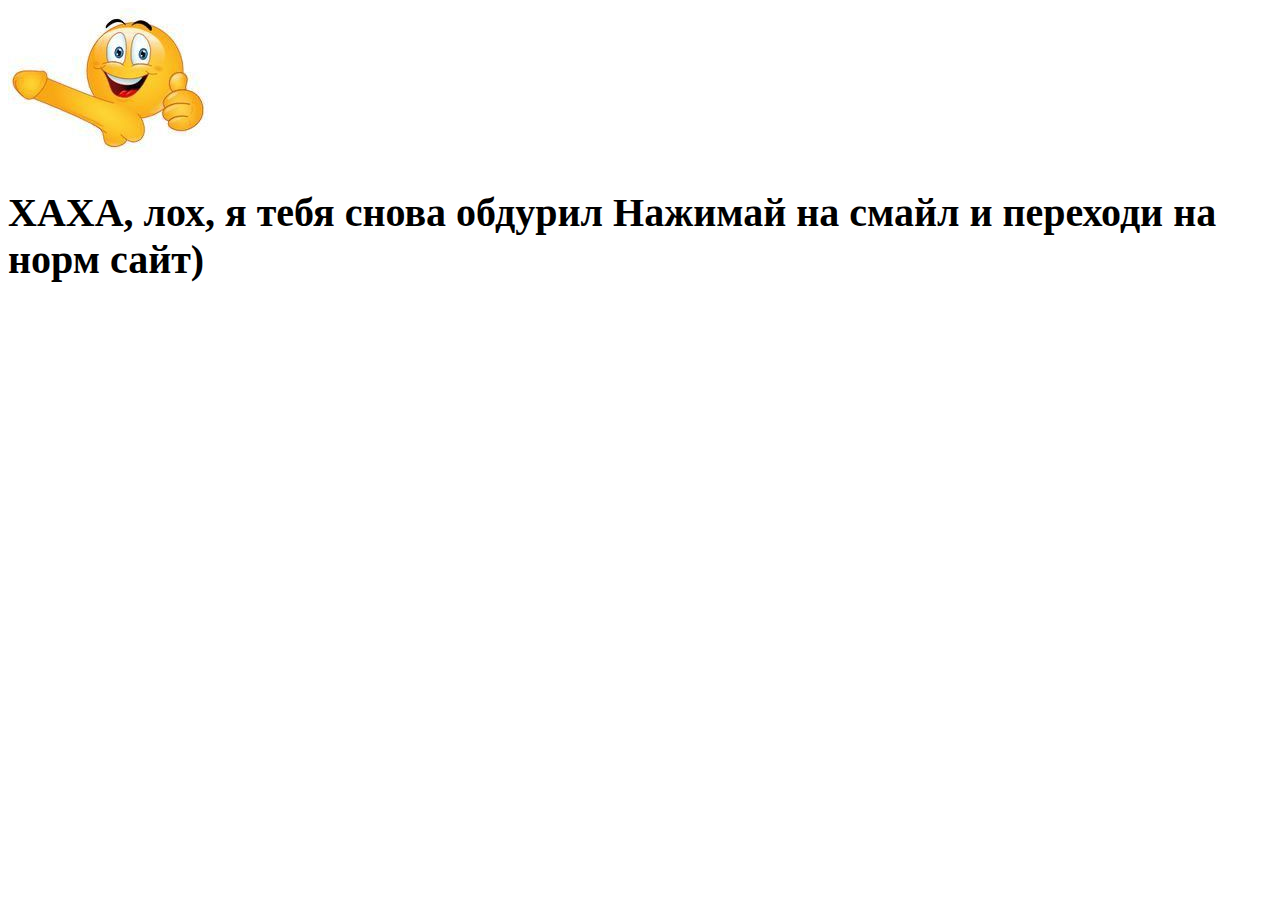
<file: index.html>
<!DOCTYPE html>
<html lang="en">

<head>
	<meta charset="UTF-8">
	<meta name="viewport" content="width=device-width, initial-scale=1.0">
	<title>ХАХА</title>
	<style>
		h1 {
			font-size: 40px;

		}
	</style>
</head>

<body>
	<a href="pages/index.html"><img src="xyz.jpg" alt=""></a>

	<h1>ХАХА, лох, я тебя снова обдурил
		Нажимай на смайл и переходи на норм сайт)</h1>
</body>

</html>
</file>
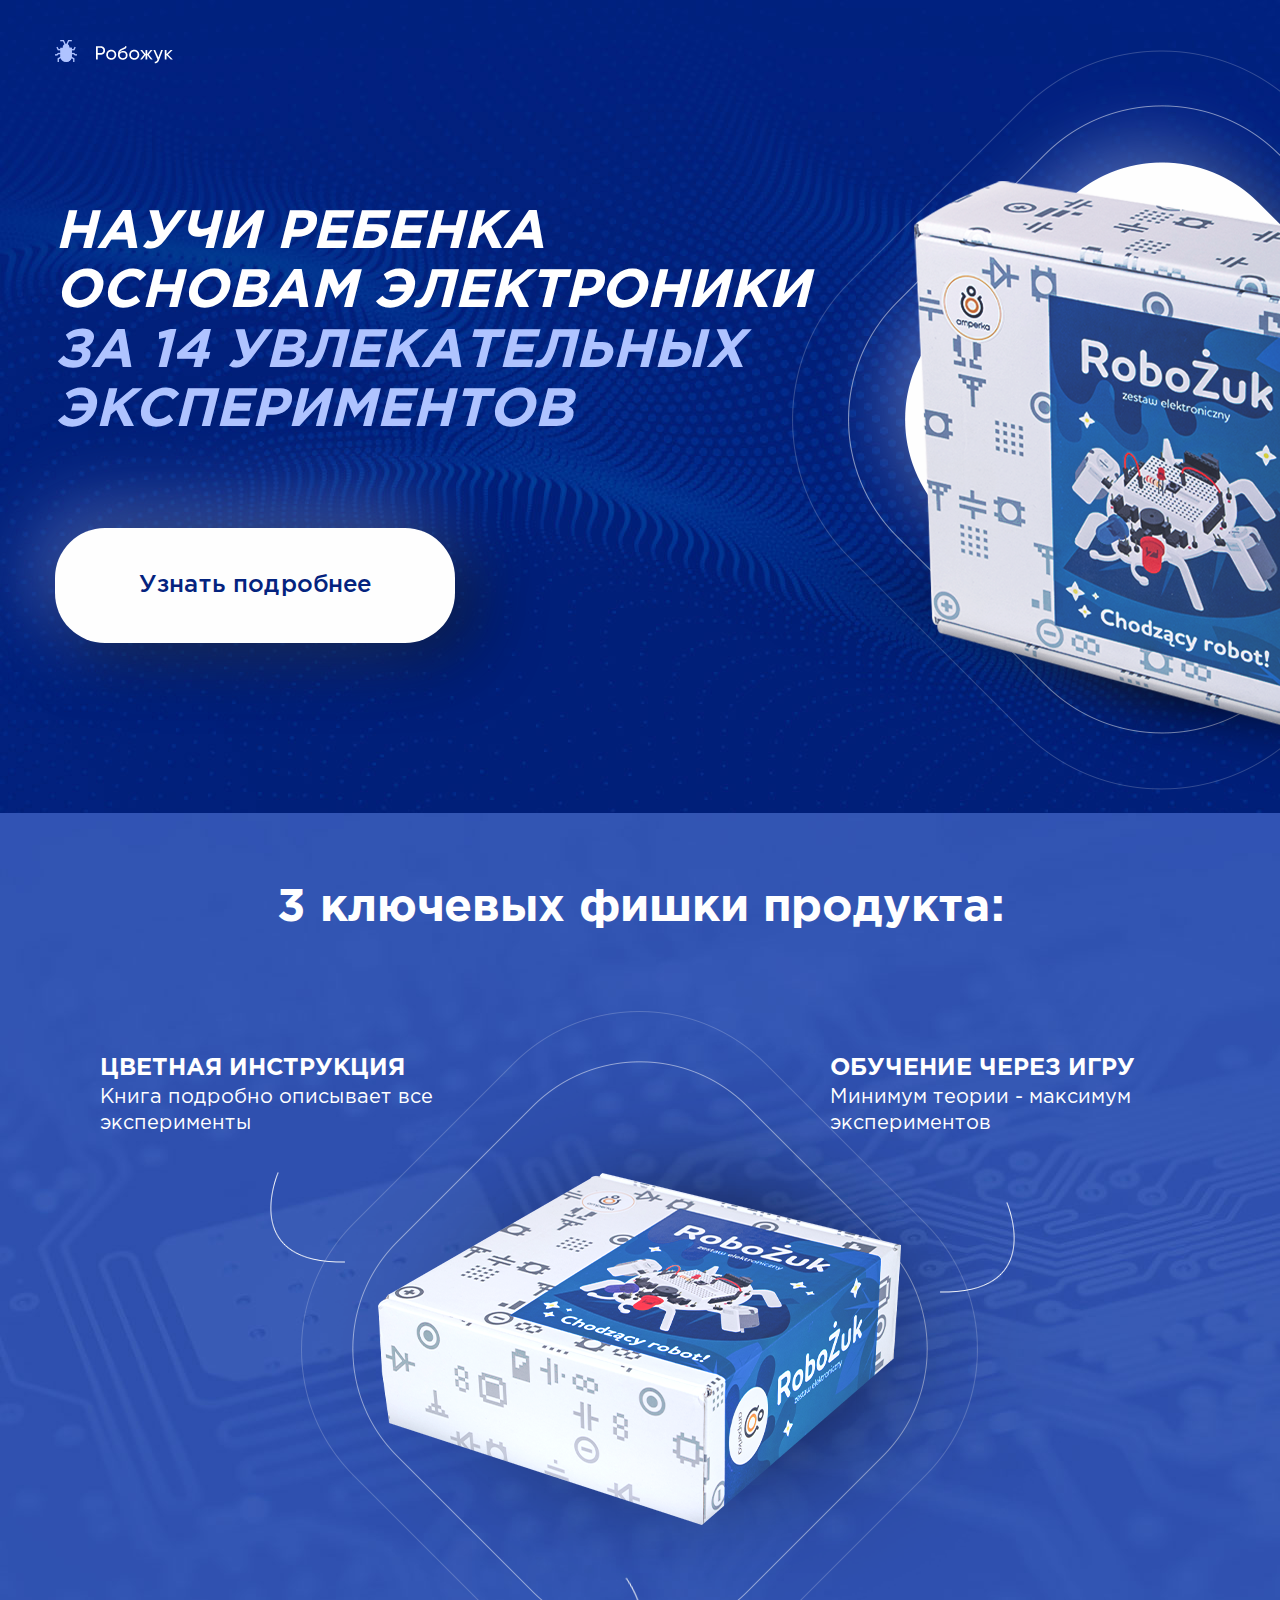
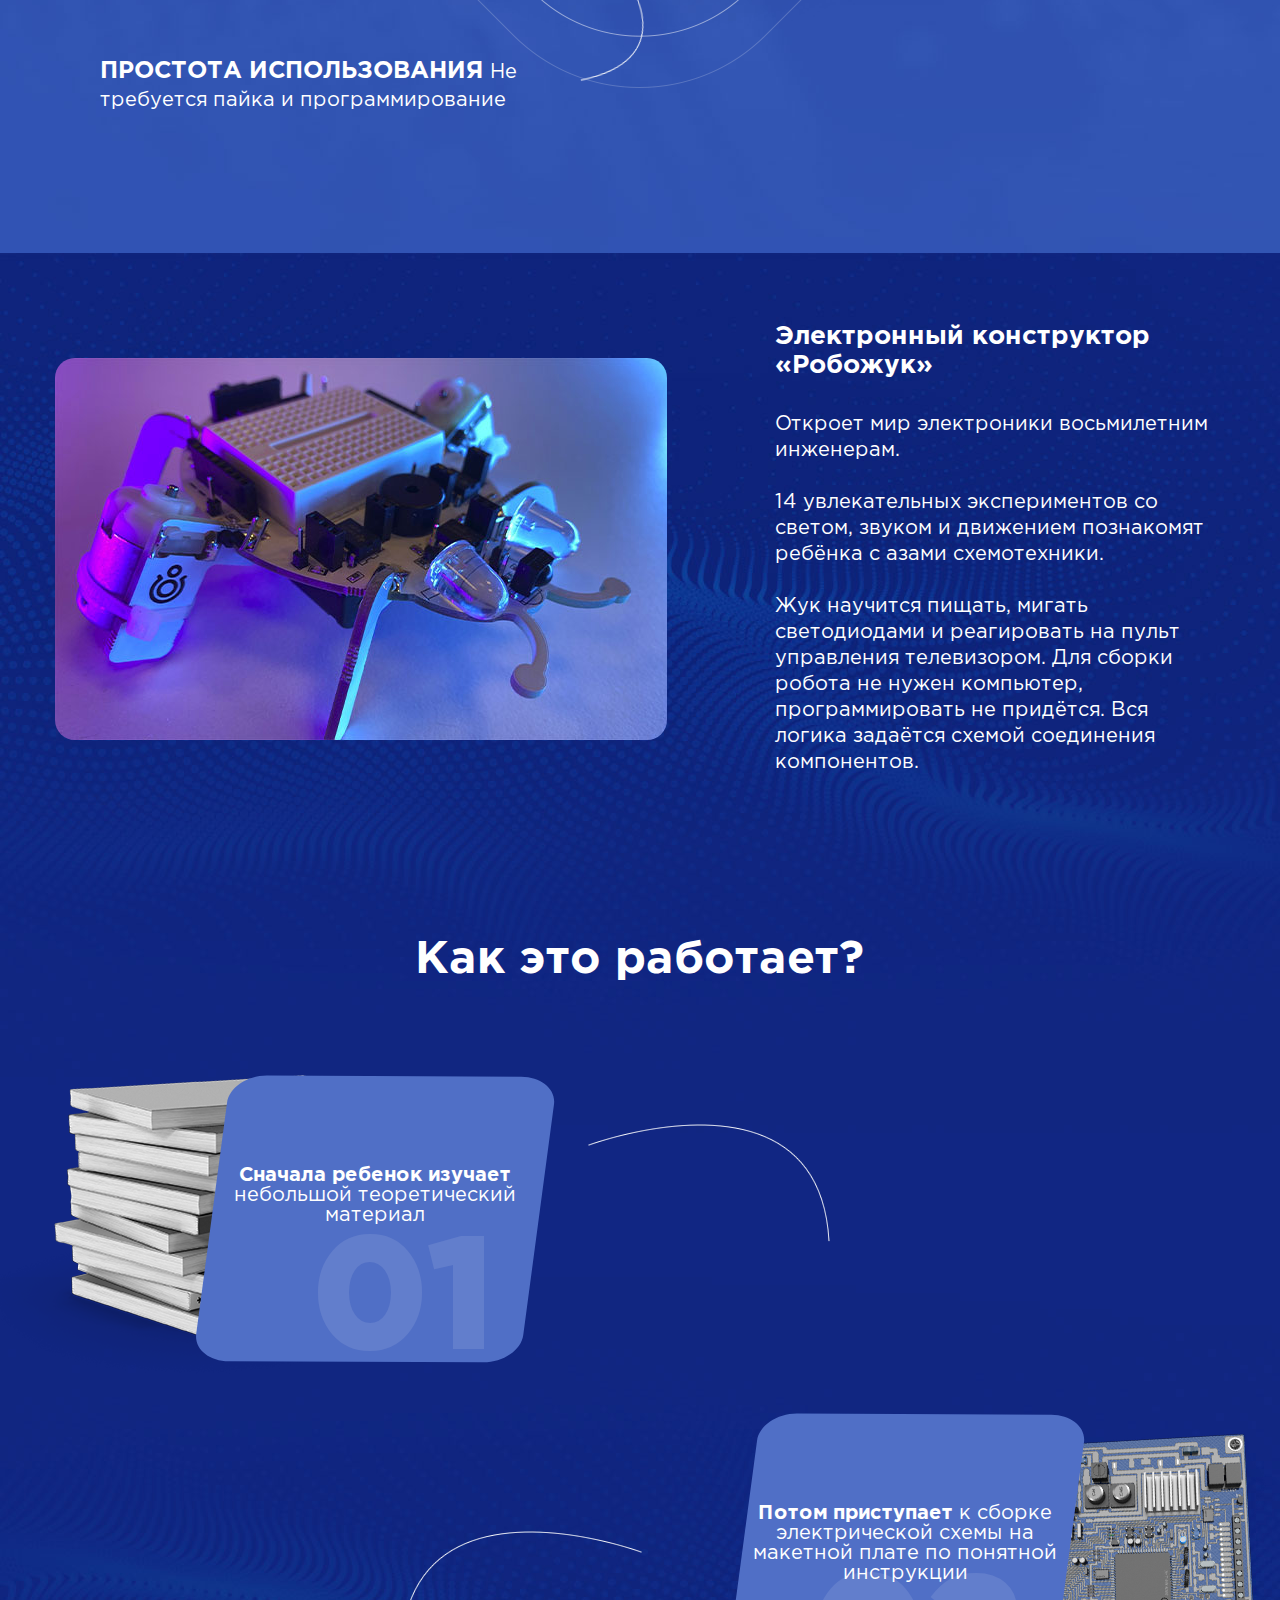
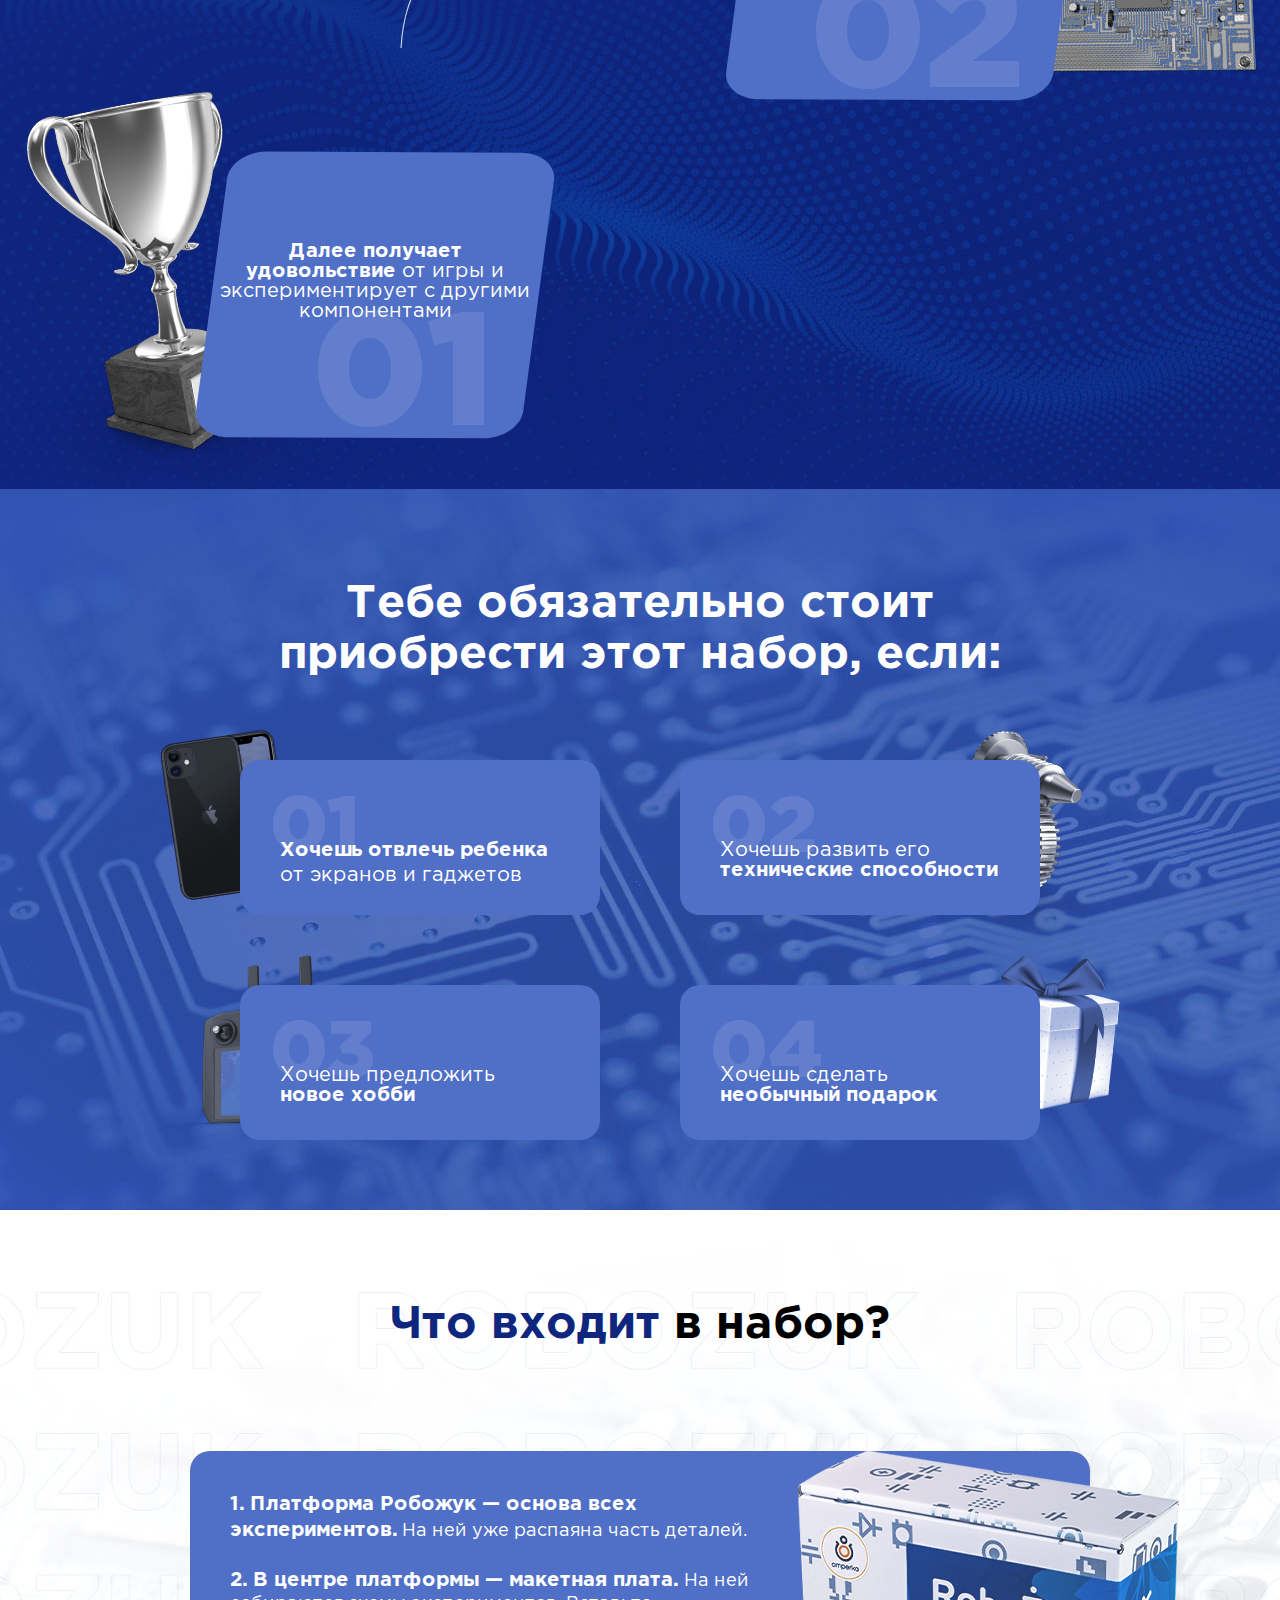
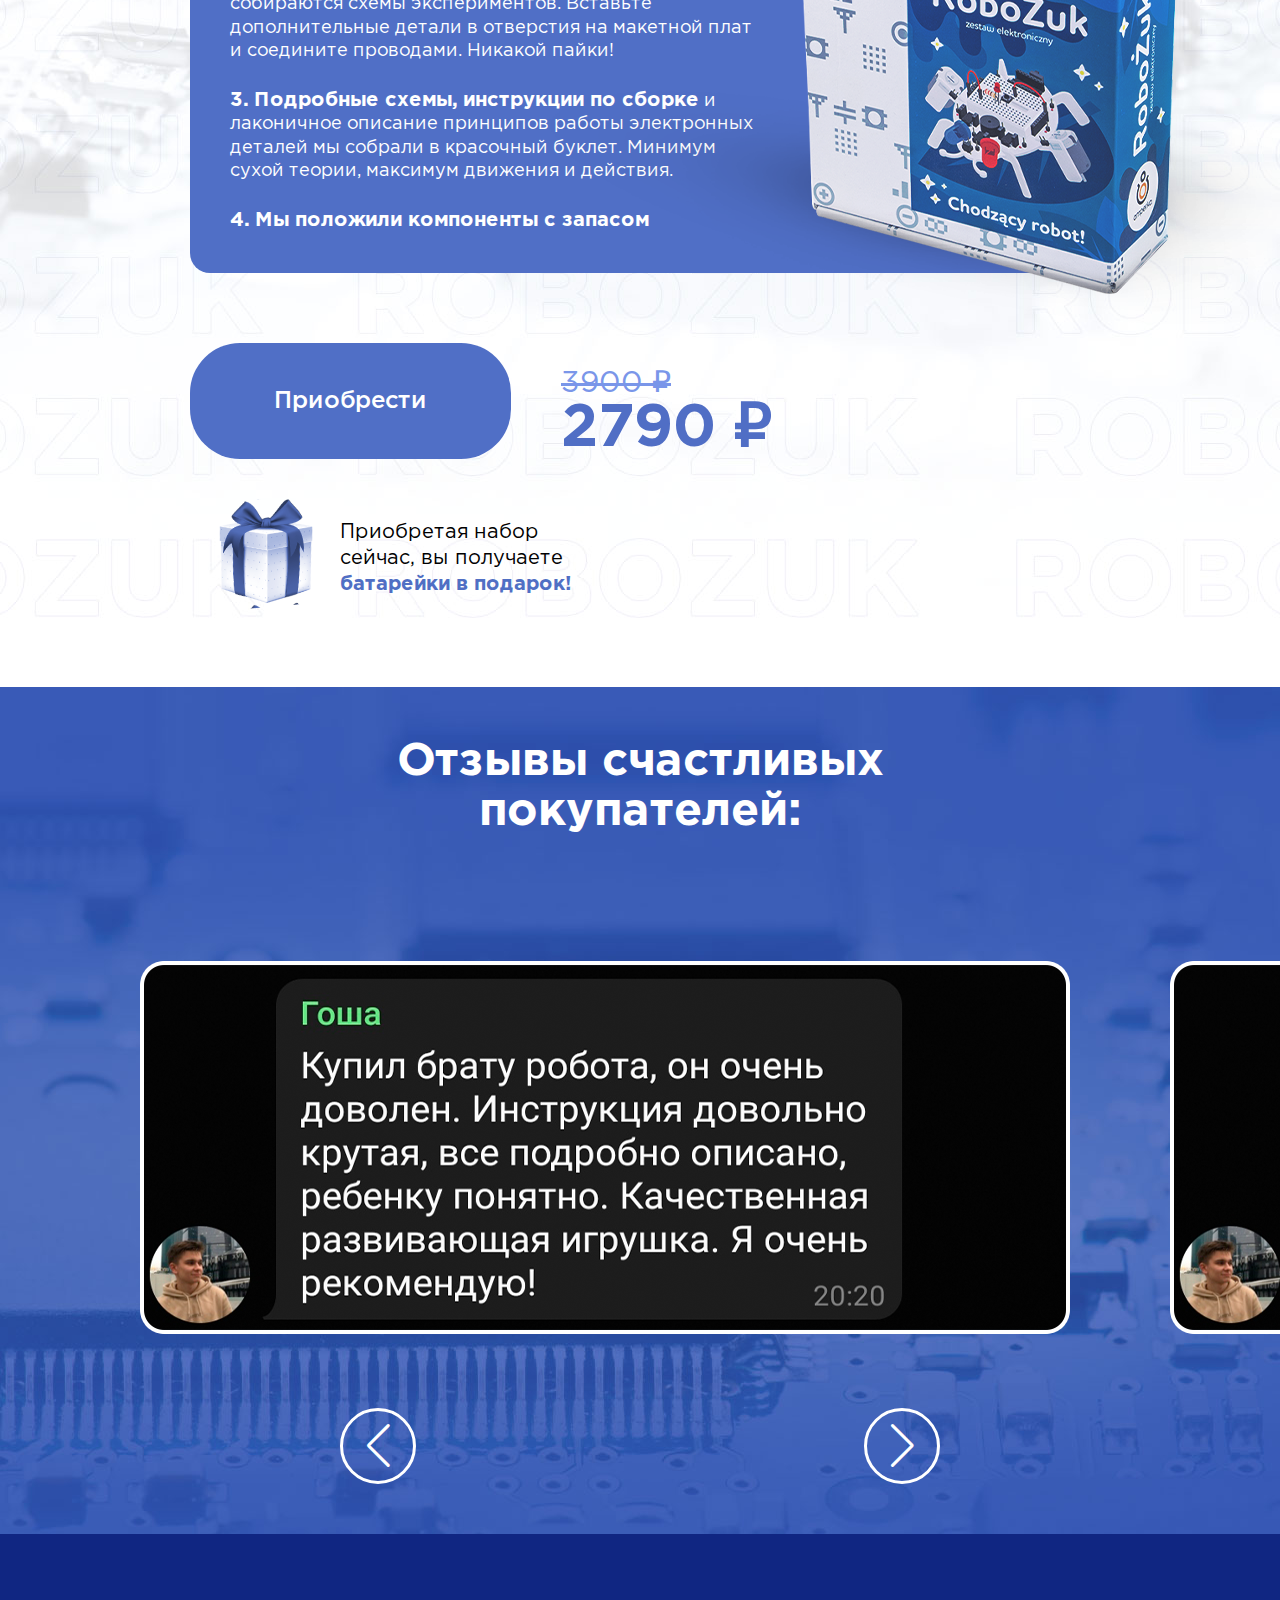
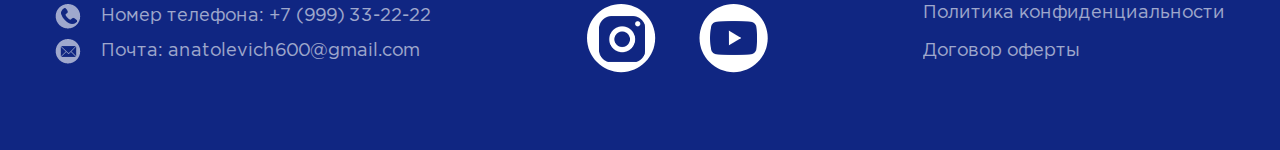
<file: pages/index.html>
<!DOCTYPE html><html lang="ru"><head>    <title>Робожук</title>    <meta charset="UTF-8">    <meta name="format-detection" content="telephone=no">    <link rel="stylesheet" href="https://unpkg.com/swiper/swiper-bundle.min.css">    <link rel="stylesheet" href="css/style.min.css?ver=8">    <!-- <meta name="robots" content="noindex, nofollow"> -->    <!-- <meta name="viewport" content="width=device-width, initial-scale=1.0, maximum-scale=1.0, user-scalable=0"> -->    <meta name="viewport" content="width=device-width, initial-scale=1.0"></head><body>    <div class="wrapper">        <header class="header">	<div class="header__container _container">		<div class="header__logo">			<picture><source srcset="img/header/logo.webp" type="image/webp"><img src="img/header/logo.png" alt=""></picture>		</div>		<div class="header__inner">			<h1 class="header__title title">				Научи ребенка				основам электроники				<span>за 14 увлекательных					экспериментов</span>			</h1>			<div class="header__img dop">				<picture><source srcset="img/header/box.webp" type="image/webp"><img src="img/header/box.png" alt=""></picture>			</div>			<div class="header__btn">				<a href="" class="btn">Узнать подробнее</a>			</div>			<div class="header__bg bg">				<picture><source srcset="img/header/bg.webp" type="image/webp"><img src="img/header/bg.jpg" alt=""></picture>			</div>		</div>	</div></header>        <main class="page">            <section class="about">                <div class="about__container _container">                    <h2 class="about__title title">                        3 ключевых фишки продукта:                    </h2>                    <div class="about__inner">                        <div class="about__inner-box">                            <picture><source srcset="img/about/box.webp" type="image/webp"><img src="img/about/box.png" alt=""></picture>                        </div>                        <div class="about__inner-item about__inner-item-1">                            <span>Цветная инструкция</span>                            Книга подробно описывает                            все эксперименты                            <div class="about__inner-img about__inner-img-1">                                <picture><source srcset="img/about/1.webp" type="image/webp"><img src="img/about/1.png" alt=""></picture>                            </div>                        </div>                        <div class="about__inner-item about__inner-item-2">                            <span>Обучение через игру</span>                            Минимум теории - максимум                            экспериментов                            <div class="about__inner-img about__inner-img-2">                                <picture><source srcset="img/about/2.webp" type="image/webp"><img src="img/about/2.png" alt=""></picture>                            </div>                        </div>                        <div class="about__inner-item about__inner-item-3">                            <span> Простота использования                            </span>                            Не требуется пайка и программирование                            <div class="about__inner-img about__inner-img-3">                                <picture><source srcset="img/about/3.webp" type="image/webp"><img src="img/about/3.png" alt=""></picture>                            </div>                        </div>                    </div>                </div>                <div class="about__bg bg">                    <picture><source srcset="img/about/bg.webp" type="image/webp"><img src="img/about/bg.jpg" alt=""></picture>                </div>            </section>            <section class="program">                <div class="program__container _container">                    <div class="program__inner">                        <picture><source srcset="img/program/slider-1.webp" type="image/webp"><img class="program__inner-img" src="img/program/slider-1.jpg" alt=""></picture>                        <div class="program__text">                            <h2 class="program__text-title title">                                Электронный конструктор                                «Робожук»                            </h2>                            Откроет мир электроники восьмилетним                            инженерам.                            <br>                            <br>                            <span>14 увлекательных экспериментов</span> со светом,                            звуком и движением познакомят ребёнка                            с азами схемотехники.                            <br>                            <br>                            Жук научится пищать, мигать светодиодами                            и реагировать на пульт управления телевизором.                            Для сборки робота не нужен компьютер,                            программировать не придётся. Вся логика                            задаётся схемой соединения компонентов.                        </div>                    </div>                    <div class="program__title title">                        Как это работает?                    </div>                    <div class="program__wrap wrap-program">                        <div class="wrap-program__item wrap-program__item-1">                            <div class="wrap-program__item-inner">                                <span>Сначала ребенок                                    изучает</span> небольшой                                теоретический                                материал                                <div class="wrap-program__num">                                    01                                </div>                            </div>                            <div class="wrap-program__item-img wrap-program__item-img-1">                                <picture><source srcset="img/program/1.webp" type="image/webp"><img src="img/program/1.png" alt=""></picture>                            </div>                        </div>                        <div class="wrap-program__item wrap-program__item-2">                            <div class="wrap-program__item-inner">                                <span>Потом приступает</span>                                к сборке электрической                                схемы на макетной плате                                по понятной инструкции                                <div class="wrap-program__num">                                    02                                </div>                            </div>                            <div class="wrap-program__item-img wrap-program__item-img-2">                                <picture><source srcset="img/program/2.webp" type="image/webp"><img src="img/program/2.png" alt=""></picture>                            </div>                        </div>                        <div class="wrap-program__item wrap-program__item-3">                            <div class="wrap-program__item-inner">                                <span>Далее получает                                    удовольствие</span> от игры                                и экспериментирует                                с другими компонентами                                <div class="wrap-program__num">                                    01                                </div>                            </div>                            <div class="wrap-program__item-img wrap-program__item-img-3">                                <picture><source srcset="img/program/3.webp" type="image/webp"><img src="img/program/3.png" alt=""></picture>                            </div>                        </div>                        <div class="wrap-program__dop wrap-program__dop-1">                            <picture><source srcset="img/program/line-1.webp" type="image/webp"><img src="img/program/line-1.png" alt=""></picture>                        </div>                        <div class="wrap-program__dop wrap-program__dop-2">                            <picture><source srcset="img/program/line-2.webp" type="image/webp"><img src="img/program/line-2.png" alt=""></picture>                        </div>                    </div>                    <div class="program__bg bg">                        <picture><source srcset="img/program/bg.webp" type="image/webp"><img src="img/program/bg.jpg" alt=""></picture>                    </div>                </div>            </section>            <section class="cases">                <div class="cases__container _container">                    <h2 class="cases__title title">                        Тебе обязательно стоит <br>                        приобрести этот набор, если:                    </h2>                    <div class="cases__inner">                        <div class="cases__inner-item cases__inner-item-1">                            <span>Хочешь отвлечь ребенка</span>                            от экранов и гаджетов                            <div class="cases__inner-num">                                01                            </div>                            <div class="cases__inner-img cases__inner-img-1">                                <picture><source srcset="img/cases/1.webp" type="image/webp"><img src="img/cases/1.png" alt=""></picture>                            </div>                        </div>                        <div class="cases__inner-item cases__inner-item-2">                            Хочешь развить его                            <span>технические способности</span>                            <div class="cases__inner-num">                                02                            </div>                            <div class="cases__inner-img cases__inner-img-2">                                <picture><source srcset="img/cases/2.webp" type="image/webp"><img src="img/cases/2.png" alt=""></picture>                            </div>                        </div>                        <div class="cases__inner-item cases__inner-item-3">                            Хочешь предложить                            <span>новое хобби</span>                            <div class="cases__inner-num">                                03                            </div>                            <div class="cases__inner-img cases__inner-img-3">                                <picture><source srcset="img/cases/3.webp" type="image/webp"><img src="img/cases/3.png" alt=""></picture>                            </div>                        </div>                        <div class="cases__inner-item cases__inner-item-4">                            Хочешь сделать                            <span>необычный подарок</span>                            <div class="cases__inner-num">                                04                            </div>                            <div class="cases__inner-img cases__inner-img-4">                                <picture><source srcset="img/cases/4.webp" type="image/webp"><img src="img/cases/4.png" alt=""></picture>                            </div>                        </div>                    </div>                </div>                <div class="cases__bg bg">                    <picture><source srcset="img/cases/bg.webp" type="image/webp"><img src="img/cases/bg.jpg" alt=""></picture>                </div>            </section>            <section class="inside">                <div class="inside__container _container">                    <h2 class="inside__title title">                        <span>Что входит</span> в набор?                    </h2>                    <div class="inside__inner">                        <span>1. Платформа Робожук — основа всех                            экспериментов.</span> На ней уже распаяна                        часть деталей.                        <br>                        <br>                        <span>2. В центре платформы — макетная плата. </span>                        На ней собираются схемы экспериментов. Вставьте                        дополнительные детали в отверстия на макетной                        плат и соедините проводами. Никакой пайки!                        <br>                        <br>                        <span>3. Подробные схемы, инструкции по сборке</span>                        и лаконичное описание принципов работы электронных                        деталей мы собрали в красочный буклет. Минимум                        сухой теории, максимум движения и действия.                        <br>                        <br>                        <span>4. Мы положили компоненты с запасом</span>                        <div class="inside__inner-img">                            <picture><source srcset="img/inside/box.webp" type="image/webp"><img src="img/inside/box.png" alt=""></picture>                        </div>                    </div>                    <div class="inside__inner-wrap">                        <div class="inside__inner-btn">                            <a href="" class="btn">Приобрести</a>                        </div>                        <div class="inside__inner-price">                            2790 ₽                            <span>3900 ₽</span>                        </div>                    </div>                    <div class="inside__inner-prise">                        Приобретая набор сейчас,                        вы получаете <span>батарейки                            в подарок!</span>                    </div>                </div>                <div class="inside__bg bg">                    <picture><source srcset="img/inside/bg.webp" type="image/webp"><img src="img/inside/bg.jpg" alt=""></picture>                </div>            </section>            <section class="rev">                <div class="rev__container _container">                    <h2 class="rev__title title">                        Отзывы счастливых <br>                        покупателей:                    </h2>                    <div class="slider-inner slider-rev">                        <!-- Слайдер -->                        <div class="slider-inner__wrapper swiper-wrapper">                            <div class="slider-inner__slide swiper-slide">                                <div class="slider__img">                                    <picture><source srcset="img/rev/1.webp" type="image/webp"><img src="img/rev/1.png" alt=""></picture>                                </div>                            </div>                            <div class="slider-inner__slide swiper-slide">                                <div class="slider__img">                                    <picture><source srcset="img/rev/1.webp" type="image/webp"><img src="img/rev/1.png" alt=""></picture>                                </div>                            </div>                            <div class="slider-inner__slide swiper-slide">                                <div class="slider__img">                                    <picture><source srcset="img/rev/1.webp" type="image/webp"><img src="img/rev/1.png" alt=""></picture>                                </div>                            </div>                        </div>                        <!-- Добавляем если нам нужны стрелки управления -->                        <div class="swiper-button swiper-button-prev">                        </div>                        <div class="swiper-button swiper-button-next">                        </div>                    </div>                </div>                <div class="rev__bg bg">                    <picture><source srcset="img/rev/bg.webp" type="image/webp"><img src="img/rev/bg.jpg" alt=""></picture>                </div>            </section>        </main>        <footer class="footer">	<div class="footer__container _container">		<div class="footer__text">			<div class="footer__text-item">				<picture><source srcset="img/footer/phone.webp" type="image/webp"><img src="img/footer/phone.png" alt=""></picture>				Номер телефона: +7 (999) 33-22-22			</div>			<div class="footer__text-item">				<picture><source srcset="img/footer/mail.webp" type="image/webp"><img src="img/footer/mail.png" alt=""></picture>				Почта: anatolevich600@gmail.com			</div>		</div>		<div class="footer__img">			<a href="https://www.instagram.com/amperkaru/" target="_blank">				<picture><source srcset="img/footer/footer-in.webp" type="image/webp"><img src="img/footer/footer-in.png" alt=""></picture></a>			<a href="https://www.youtube.com/user/AmperkaRu" target="_blank">				<picture><source srcset="img/footer/footer-ut.webp" type="image/webp"><img src="img/footer/footer-ut.png" alt=""></picture></a>		</div>		<div class="footer__dop">			<a href="" class="footer__dop-item">				Политика конфиденциальности			</a>			<a href="" class="footer__dop-item">				Договор оферты			</a>		</div>	</div></footer>    </div>    <!-- <script src="https://code.jquery.com/jquery-3.3.1.min.js"></script> --><script src="https://unpkg.com/swiper/swiper-bundle.min.js"></script><script src="https://s3-us-west-2.amazonaws.com/s.cdpn.io/16327/gsap-latest-beta.min.js"></script><script src="https://s3-us-west-2.amazonaws.com/s.cdpn.io/16327/ScrollTrigger.min.js"></script><script src="js/vendors.min.js"></script><script src="js/app.min.js?ver=2"></script></body></html>
</file>
<file: pages/css/style.min.css>
@font-face{font-family:GothamPro;font-display:swap;src:url(../fonts/GothamPro-Black.woff) format("woff"),url(../fonts/GothamPro-Black.woff2) format("woff2");font-weight:900;font-style:normal}@font-face{font-family:GothamPro;font-display:swap;src:url(../fonts/GothamPro.woff) format("woff"),url(../fonts/GothamPro.woff2) format("woff2");font-weight:400;font-style:normal}@font-face{font-family:GothamPro;font-display:swap;src:url(../fonts/GothamPro-Bold.woff) format("woff"),url(../fonts/GothamPro-Bold.woff2) format("woff2");font-weight:700;font-style:normal}@font-face{font-family:GothamPro;font-display:swap;src:url(../fonts/GothamPro-Medium.woff) format("woff"),url(../fonts/GothamPro-Medium.woff2) format("woff2");font-weight:500;font-style:normal}*{padding:0;margin:0;border:0}*,:after,:before{-webkit-box-sizing:border-box;box-sizing:border-box}:active,:focus{outline:0}a:active,a:focus{outline:0}aside,footer,header,nav,section{display:block}body,html{height:100%;min-width:320px}body{line-height:1;font-family:GothamPro;-ms-text-size-adjust:100%;-moz-text-size-adjust:100%;-webkit-text-size-adjust:100%}button,input,textarea{font-family:GothamPro}input::-ms-clear{display:none}button{cursor:pointer}button::-moz-focus-inner{padding:0;border:0}a,a:visited{text-decoration:none}a:hover{text-decoration:none}ul li{list-style:none}img{vertical-align:top}h1,h2,h3,h4,h5,h6{font-weight:inherit;font-size:inherit}::-moz-selection{background:rgba(16,38,130,.6)!important;color:rgba(255,255,255,.9)!important}::selection{background:rgba(16,38,130,.6)!important;color:rgba(255,255,255,.9)!important}html{font-size:10px}body{color:#fff;background-color:#fff}body._lock{overflow:hidden}section{position:relative}.wrapper{width:100%;min-height:100%;overflow:hidden;display:-webkit-box;display:-ms-flexbox;display:flex;-webkit-box-orient:vertical;-webkit-box-direction:normal;-ms-flex-direction:column;flex-direction:column}._container{max-width:1170px;margin:0 auto}.title{position:relative;font-weight:700;color:#fff;font-size:4.6rem;z-index:20;line-height:1.1}.title span{color:#afc3ff}.bg{position:absolute;width:1920px;top:0;left:50%;-webkit-transform:translate(-50%,0);-ms-transform:translate(-50%,0);transform:translate(-50%,0);z-index:-10}.bg img{-o-object-fit:contain;object-fit:contain}.btn{display:-webkit-inline-box;display:-ms-inline-flexbox;display:inline-flex;-webkit-user-select:none;-moz-user-select:none;-ms-user-select:none;user-select:none;font-weight:500;font-size:2.4rem;color:#04237e;-webkit-box-shadow:20px 14px 64px rgba(0,7,11,.53),-17px -17px 80px rgba(140,165,236,.53);box-shadow:20px 14px 64px rgba(0,7,11,.53),-17px -17px 80px rgba(140,165,236,.53);border-radius:50px;background-color:#fefefe;padding:1.9em 3.5em;-webkit-transition:all .3s ease 0s;-o-transition:all .3s ease 0s;transition:all .3s ease 0s;cursor:pointer}.header__container{padding:40px 0 170px 0;position:relative}.header__logo{margin:0 0 140px 0}.header__title{max-width:800px;font-style:italic;font-size:5.4rem;text-transform:uppercase;margin:0 0 86px 0}.header__img{position:absolute;top:50px;right:-400px}.footer{background-color:#102682}.footer__container{padding:70px 0;display:-webkit-box;display:-ms-flexbox;display:flex;-webkit-box-pack:justify;-ms-flex-pack:justify;justify-content:space-between}.footer__text-item{display:-webkit-box;display:-ms-flexbox;display:flex;-webkit-box-align:center;-ms-flex-align:center;align-items:center;font-size:1.8rem;opacity:.6;color:#fff;margin:0 0 10px 0}.footer__text-item img{margin:0 20px 0 0}.footer__img a{margin:0 20px}.footer__dop a{display:block}.footer__dop-item{font-size:1.8rem;opacity:.6;color:#fff;margin:0 0 20px 0}.footer__dop-item:hover{text-decoration:underline;opacity:1}.page{-webkit-box-flex:1;-ms-flex:1 1 auto;flex:1 1 auto}.about__container{padding:70px 0 920px 0}.about__title{text-align:center}.about__inner-item{position:absolute;font-size:2rem;line-height:1.3}.about__inner-item span{font-size:2.4rem;text-transform:uppercase;font-weight:700;margin:0 0 10px 0}.about__inner-item-1{top:240px;left:100px;max-width:350px}.about__inner-item-2{top:240px;right:100px;max-width:350px}.about__inner-item-3{bottom:140px;left:100px;max-width:450px}.about__inner-img{position:absolute}.about__inner-img-1{top:119px;left:170px}.about__inner-img-2{top:149px;left:110px}.about__inner-img-3{top:-79px;left:480px}.about__inner-box{position:absolute;top:198px;left:54%;-webkit-transform:translate(-50%,0);-ms-transform:translate(-50%,0);transform:translate(-50%,0)}.program__container{padding:70px 0 0 0}.program__inner{display:-webkit-box;display:-ms-flexbox;display:flex;-webkit-box-pack:justify;-ms-flex-pack:justify;justify-content:space-between;-webkit-box-align:center;-ms-flex-align:center;align-items:center;margin:0 0 160px 0}.program__inner img{border-radius:20px}.program__text{max-width:550px;font-size:2rem;line-height:1.3;padding:0 0 0 100px}.program__text-title{font-size:2.6rem;margin:0 0 30px 0}.program__title{text-align:center;margin:0 0 90px 0}.wrap-program{display:-webkit-box;display:-ms-flexbox;display:flex;-webkit-box-orient:vertical;-webkit-box-direction:normal;-ms-flex-direction:column;flex-direction:column;max-width:900px;margin:0 auto}.wrap-program__dop{position:absolute}.wrap-program__dop-1{top:871px;right:450px}.wrap-program__dop-2{bottom:440px;left:400px}.wrap-program__item{position:relative}.wrap-program__item-inner{position:relative;z-index:10;text-align:center;font-size:2rem;padding:90px 30px;background-image:url(../img/program/bg-item.png);width:370px;height:288px;background-size:contain;background-repeat:no-repeat;background-position:center center;margin:0 0 50px 0}.wrap-program__item-inner span{font-weight:700}.wrap-program__num{position:absolute;right:65px;bottom:-21px;font-size:16rem;font-weight:900;opacity:.1}.wrap-program__item-img{position:absolute;z-index:-1}.wrap-program__item-img-1{top:0;left:-200px}.wrap-program__item-img-2{top:20px;left:200px}.wrap-program__item-img-3{top:-60px;left:-220px}.wrap-program__item-2{-ms-flex-item-align:end;align-self:flex-end}.cases__container{padding:90px 0 0 0}.cases__title{margin:0 0 80px 0;text-align:center}.cases__inner{display:-webkit-box;display:-ms-flexbox;display:flex;-webkit-box-pack:justify;-ms-flex-pack:justify;justify-content:space-between;margin:0 auto;-ms-flex-wrap:wrap;flex-wrap:wrap;max-width:800px}.cases__inner-item{position:relative;background-color:#506fc6;border-radius:20px;padding:80px 30px 30px 40px;font-size:2rem;margin:0 0 70px 0;-ms-flex-preferred-size:45%;flex-basis:45%}.cases__inner-item span{display:block;font-weight:700;margin:0 0 5px 0}.cases__inner-num{position:absolute;top:30px;left:30px;font-size:8rem;opacity:.1;z-index:0;font-weight:900}.cases__inner-img{position:absolute;z-index:-9}.cases__inner-img-1{top:-30px;left:-80px}.cases__inner-img-2{top:-30px;right:-80px}.cases__inner-img-3{top:-30px;left:-80px}.cases__inner-img-4{top:-30px;right:-80px}.inside__container{padding:90px 0 90px 0;max-width:900px}.inside__title{text-align:center;color:#000;margin:0 0 100px 0}.inside__title span{color:#0e267e}.inside__inner{position:relative;padding:40px 336px 40px 40px;font-size:1.8rem;line-height:1.3;border-radius:20px;background-color:#506fc6;margin:0 auto 70px auto}.inside__inner span{font-size:2rem;font-weight:700}.inside__inner-img{position:absolute;right:-200px;top:0}.inside__inner-wrap{display:-webkit-box;display:-ms-flexbox;display:flex;-webkit-box-align:end;-ms-flex-align:end;align-items:flex-end;margin:0 0 60px 0}.inside__inner-btn a{background-color:#506fc6;color:#fff;-webkit-box-shadow:none;box-shadow:none}.inside__inner-price{position:relative;color:#506ec5;font-size:6rem;font-weight:700;margin:0 0 0 50px}.inside__inner-price span{position:absolute;font-size:3rem;font-weight:400;color:#7a96e9;text-decoration:line-through;left:0;top:-30px}.inside__inner-prise{position:relative;font-size:2rem;line-height:1.3;color:#000;padding:0 0 0 150px;max-width:422px}.inside__inner-prise span{color:#506fc4;font-weight:700}.inside__inner-prise::before{content:"";position:absolute;left:28px;top:-20px;width:97px;height:108px;background:url(../img/cases/4.png);-webkit-transform:rotate(-5deg);-ms-transform:rotate(-5deg);transform:rotate(-5deg);background-size:contain!important}.rev__container{padding:50px 0 0 0}.rev__title{text-align:center;margin:0 0 123px 0}.slider-inner{margin:0 auto 150px auto;position:relative;max-width:1000px}.slider-inner__wrapper{padding:0 0 50px 0}.swiper-button{top:auto;bottom:-100px;color:#fff;padding:35px;border:3px solid #fff;border-radius:50%}.swiper-button-prev{left:200px}.swiper-button-next{right:200px}@media (min-width:992px){.btn:hover{-webkit-box-shadow:20px 34px 64px rgba(0,7,11,.53),-17px -17px 80px rgba(140,165,236,.53);box-shadow:20px 34px 64px rgba(0,7,11,.53),-17px -17px 80px rgba(140,165,236,.53);-webkit-transform:translate(0,1px);-ms-transform:translate(0,1px);transform:translate(0,1px)}.inside__inner-btn a:hover{-webkit-box-shadow:none;box-shadow:none}}@media (max-width:767.98px){.title{font-size:2.8rem}.btn{font-size:1.8rem}.header__container{padding:40px 10px 60px 10px}.header__logo{text-align:center;margin:0 0 60px 0}.header__title{text-align:center;margin:0 0 36px 0}.header__img{top:0;right:0;position:relative;margin:0 0 30px 0}.header__img img{max-width:100%}.header__btn{text-align:center}.footer__container{-ms-flex-wrap:wrap;flex-wrap:wrap;-webkit-box-pack:center;-ms-flex-pack:center;justify-content:center}.footer__text{margin:0 0 20px 0}.footer__text-item{font-size:1.4rem}.footer__img{margin:0 0 20px 0}.footer__dop{text-align:center}.about__container{padding:70px 0 60px 0}.about__title{margin:0 0 30px 0}.about__inner-item-1{top:auto;left:auto}.about__inner-item-2{top:auto;right:auto}.about__inner-item-3{left:auto;bottom:auto}.about__inner-item{position:relative;font-size:1.6rem;margin:0 auto 50px auto;text-align:center}.about__inner-item span{font-size:1.8rem}.about__inner-img{display:none}.about__inner-box{position:relative;top:auto;left:auto;-webkit-transform:translate(0,0);-ms-transform:translate(0,0);transform:translate(0,0);padding:0 0 0 40px;margin:0 0 30px 0}.about__inner-box img{max-width:100%}.program__container{padding:70px 10px 0 10px}.program__inner{-ms-flex-wrap:wrap;flex-wrap:wrap;margin:0 0 60px 0}.program__inner img{max-width:100%;margin:0 0 50px 0}.program__text{-webkit-box-ordinal-group:2;-ms-flex-order:1;order:1;padding:0 0 0 00px;font-size:1.4rem;text-align:center}.program__text-title{font-size:2rem;margin:0 0 20px 0}.program__title{margin:0 0 120px 0}.wrap-program__item{-ms-flex-item-align:center;-ms-grid-row-align:center;align-self:center}.wrap-program__item-inner{font-size:1.6rem;max-width:300px;padding:90px 20px 0;margin:0 auto 120px auto;height:248px}.wrap-program__num{bottom:-16px}.wrap-program__item-img-1{top:-80px;left:50%;-webkit-transform:translate(-50%,0);-ms-transform:translate(-50%,0);transform:translate(-50%,0)}.wrap-program__item-img-1 img{max-width:200px}.wrap-program__item-img-2{top:-80px;left:50%;-webkit-transform:translate(-50%,0);-ms-transform:translate(-50%,0);transform:translate(-50%,0)}.wrap-program__item-img-2 img{max-width:200px}.wrap-program__item-img-3{top:-98px;left:60%;-webkit-transform:translate(-50%,0);-ms-transform:translate(-50%,0);transform:translate(-50%,0)}.wrap-program__item-img-3 img{max-width:200px}.wrap-program__item-2{-ms-flex-item-align:center;-ms-grid-row-align:center;align-self:center}.wrap-program__item-3{margin:0}.wrap-program__item-3 .wrap-program__item-inner{margin:0 0 50px 0}.cases__container{padding:30px 20px 0 20px}.cases__title{font-size:2.4rem;margin:0 0 120px 0}.cases__inner{-webkit-box-pack:center;-ms-flex-pack:center;justify-content:center}.cases__inner-item{-ms-flex-preferred-size:100%;flex-basis:100%;margin:0 0 120px 0}.cases__inner-img-1{top:auto;left:50%;-webkit-transform:translate(-50%,0);-ms-transform:translate(-50%,0);transform:translate(-50%,0);top:-100px}.cases__inner-img-2{right:auto;top:auto;left:50%;-webkit-transform:translate(-50%,0);-ms-transform:translate(-50%,0);transform:translate(-50%,0);top:-100px}.cases__inner-img-3{right:auto;top:auto;left:50%;-webkit-transform:translate(-50%,0);-ms-transform:translate(-50%,0);transform:translate(-50%,0);top:-100px}.cases__inner-img-4{right:auto;top:auto;left:50%;-webkit-transform:translate(-50%,0);-ms-transform:translate(-50%,0);transform:translate(-50%,0);top:-100px}.cases__bg{width:auto}.cases__bg img{height:1407px}.inside__container{padding:50px 20px 50px 20px}.inside__title{margin:0 0 70px 0}.inside__inner{padding:40px 20px;font-size:1.6rem}.inside__inner span{font-size:1.8rem;font-weight:700}.inside__inner-img{right:auto;position:relative;margin:30px 0 0 0;padding:0 40px 0 0}.inside__inner-img img{max-width:100%}.inside__inner-wrap{-ms-flex-wrap:wrap;flex-wrap:wrap;-webkit-box-pack:center;-ms-flex-pack:center;justify-content:center}.inside__inner-price{-webkit-box-ordinal-group:0;-ms-flex-order:-1;order:-1;margin:0 0 40px 0;font-size:5rem}.inside__inner-price span{position:absolute;font-size:2.4rem;font-weight:400;color:#7a96e9;text-decoration:line-through;left:50%;top:-30px;-webkit-transform:translate(-50%,0);-ms-transform:translate(-50%,0);transform:translate(-50%,0)}.inside__inner-prise{font-size:1.6rem}.rev__title{margin:0 0 63px 0}.slider__img img{max-width:100%}.swiper-button-prev{left:50px}.swiper-button-next{right:50px}}@supports (-webkit-appearance:none){.wrap-program__item-inner{background-image:url(../img/program/bg-item.webp)}.inside__inner-prise::before{background:url(../img/cases/4.webp)}}
</file>
